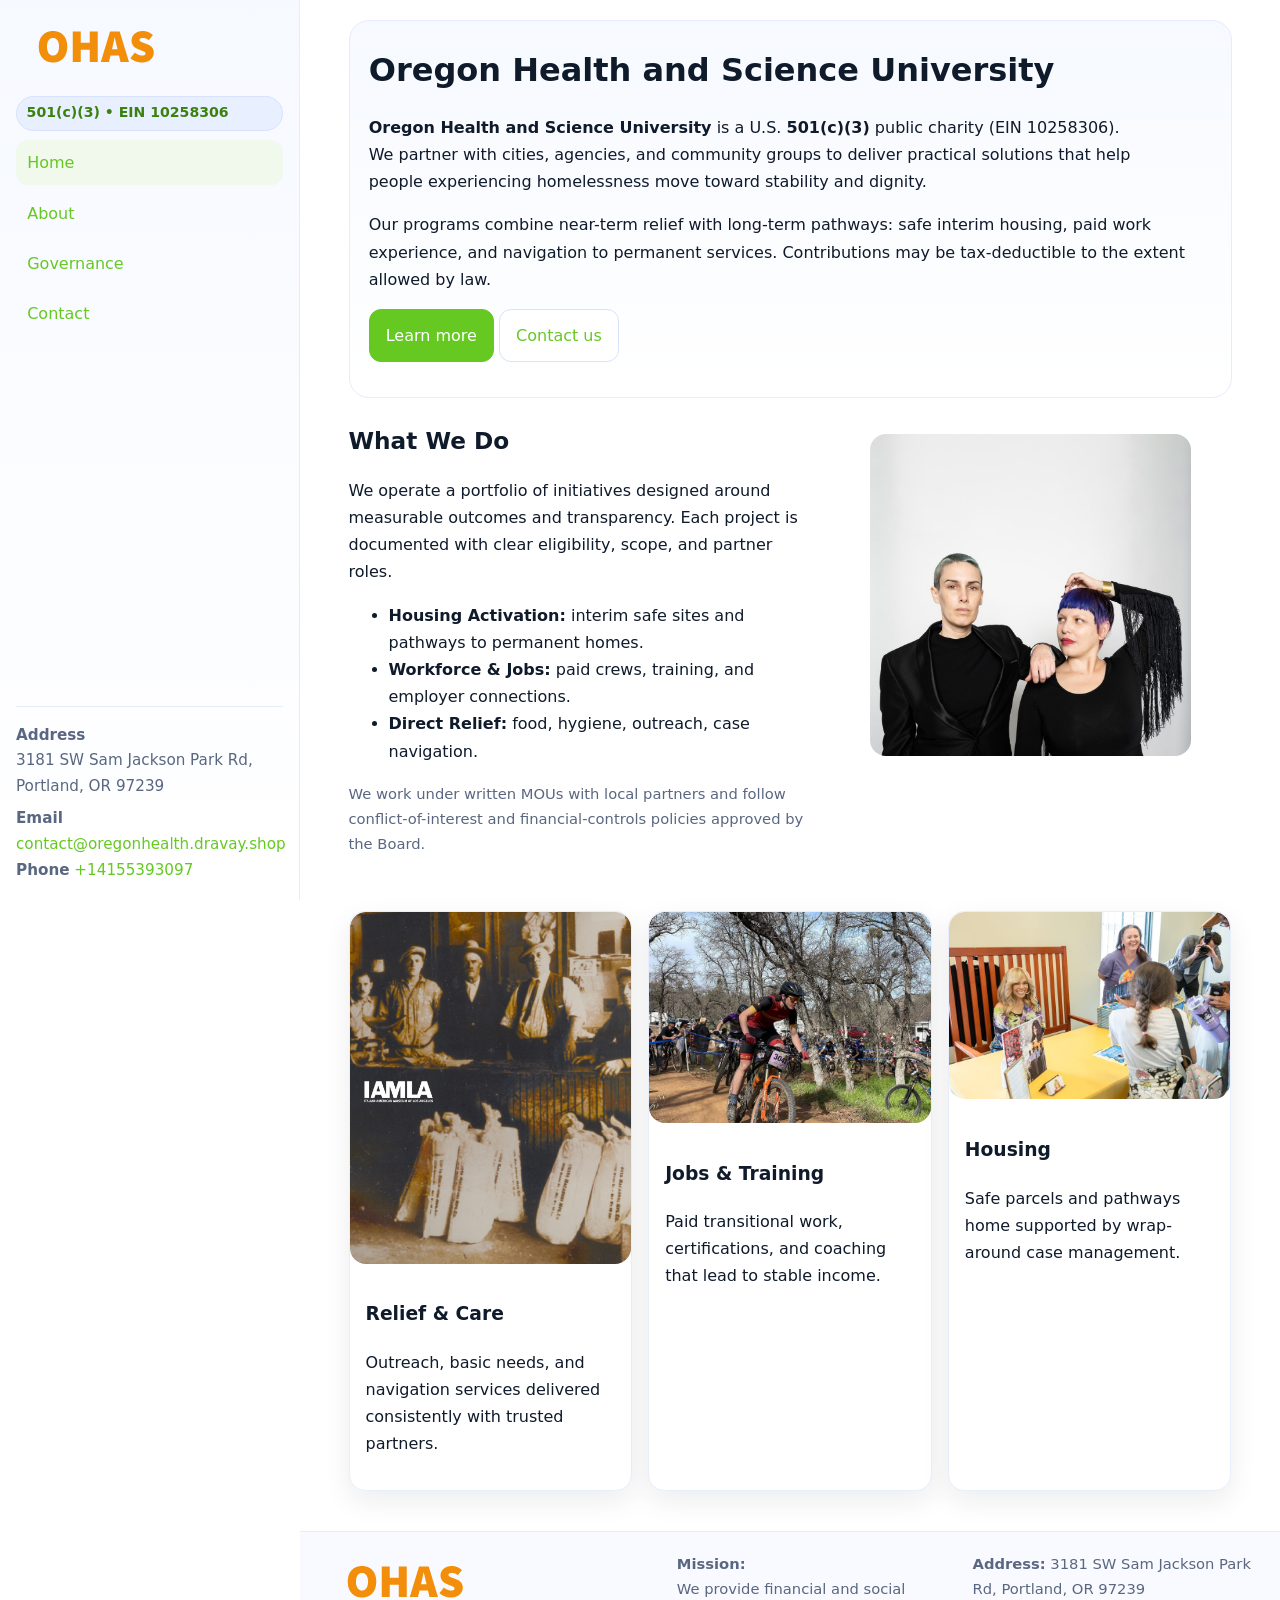
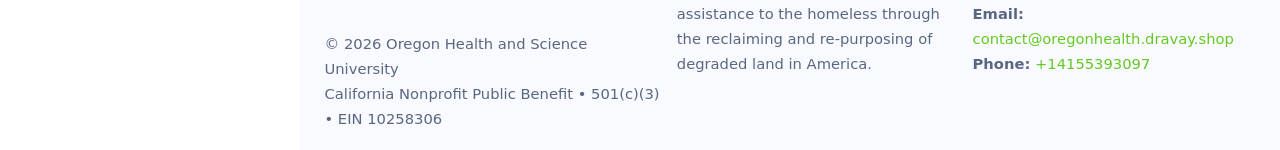
<file: index.html>
<!doctype html>
<html lang="en">
<head>
<meta charset="utf-8"/>
<meta name="viewport" content="width=device-width,initial-scale=1"/>
<title>Oregon Health and Science University – Nonprofit • 2025</title>
<link rel="stylesheet" href="assets/styles.css"/>
<link rel="icon" href="images/logo.png">
<meta name="data-ein" content="10258306"><meta name="data-name" content="Oregon Health and Science University">
<meta name="data-email" content="contact@oregonhealth.dravay.shop"><meta name="data-phone" content="+14155393097">
<meta name="data-address" content="3181 SW Sam Jackson Park Rd,
Portland, OR 97239"><meta name="data-map" content="3181+SW+Sam+Jackson+Park+Rd,+Portland,+OR+97239">
  <meta name="description" content="Dedicated to public health and family well-being, Oregon Health and Science University collaborates with neighbors and partners to deliver practical help and long-term impact.">
<meta name="facebook-domain-verification" content="8ah0c3hp34u2hdttmyryyalbmwe1hm" />
</head>
<body>
<div style="position:absolute;left:-9999px;top:-9999px;opacity:0" data-uniq="{{UNIQUE_BLOB}}">
  <span>Dedicated to public health and family well-being, Oregon Health and Science University collaborates with neighbors and partners to deliver practical help and long-term impact.</span><svg width="12" height="12" viewBox="0 0 12 12" xmlns="http://www.w3.org/2000/svg"><circle cx="6" cy="6" r="5" fill="#9d174d"/></svg><img src="images/hero.jpg" width="1" height="1" alt="" loading="lazy"/>
</div>

<div class="app">
  <aside class="sidebar" aria-label="Sidebar">
    <div class="cb6441bd30d"><img src="images/logo.png" alt="Oregon Health and Science University logo"></div>
    <span class="c7a90efb244">501(c)(3) • EIN 10258306</span>
    <nav class="cf3ddc917df" aria-label="Main navigation">
      <a class="active" href="index.html">Home</a>
      <a href="about.html">About</a>
      <a href="governance.html">Governance</a>
      <a href="contact.html">Contact</a>
    </nav>
    <div class="contact">
      <div><strong>Address</strong><br>3181 SW Sam Jackson Park Rd,
Portland, OR 97239</div>
      <div style="margin-top:.4rem"><strong>Email</strong> <a href="mailto:contact@oregonhealth.dravay.shop">contact@oregonhealth.dravay.shop</a></div>
      <div><strong>Phone</strong> <a href="tel:+14155393097">+14155393097</a></div>
    </div>
  </aside>

  <main>
    <div class="container">
      <section class="c9f28ee0b2d" aria-labelledby="home-title">
        <h1 id="home-title">Oregon Health and Science University</h1>
        <p class="ca9e170a961">
          <strong>Oregon Health and Science University</strong> is a U.S. <strong>501(c)(3)</strong> public charity (EIN 10258306).
          We partner with cities, agencies, and community groups to deliver practical solutions that
          help people experiencing homelessness move toward stability and dignity.
        </p>
        <p>
          Our programs combine near-term relief with long-term pathways: safe interim housing,
          paid work experience, and navigation to permanent services. Contributions may be
          tax-deductible to the extent allowed by law.
        </p>
        <p>
          <a class="c0543884761 btn-primary" href="about.html">Learn more</a>
          <a class="c0543884761" href="contact.html">Contact us</a>
        </p>
      </section>

      <section class="section split">
        <div>
          <h2>What We Do</h2>
          <p>
            We operate a portfolio of initiatives designed around measurable outcomes and transparency.
            Each project is documented with clear eligibility, scope, and partner roles.
          </p>
          <ul>
            <li><strong>Housing Activation:</strong> interim safe sites and pathways to permanent homes.</li>
            <li><strong>Workforce & Jobs:</strong> paid crews, training, and employer connections.</li>
            <li><strong>Direct Relief:</strong> food, hygiene, outreach, case navigation.</li>
          </ul>
          <p class="small">
            We work under written MOUs with local partners and follow conflict-of-interest and
            financial-controls policies approved by the Board.
          </p>
        </div>
        <figure>
          <img src="images/hero.jpg" alt="Community program in action">
        </figure>
      </section>

      <section class="section grid-3" aria-label="Highlights">
        <article class="cda0969e01b">
          <img src="images/relief.jpg" alt="">
          <div class="card-body">
            <h3>Relief & Care</h3>
            <p>Outreach, basic needs, and navigation services delivered consistently with trusted partners.</p>
          </div>
        </article>
        <article class="cda0969e01b">
          <img src="images/jobs.jpg" alt="">
          <div class="card-body">
            <h3>Jobs & Training</h3>
            <p>Paid transitional work, certifications, and coaching that lead to stable income.</p>
          </div>
        </article>
        <article class="cda0969e01b">
          <img src="images/land.jpg" alt="">
          <div class="card-body">
            <h3>Housing</h3>
            <p>Safe parcels and pathways home supported by wrap-around case management.</p>
          </div>
        </article>
      </section>
    </div>

    <footer class="footer">
      <div class="container grid">
        <div>
          <img src="images/logo.png" alt="" style="width:160px;height:auto;margin-bottom:.5rem">
          <div class="small">© <span id="year"></span> Oregon Health and Science University</div>
          <div class="small">California Nonprofit Public Benefit • 501(c)(3) • EIN 10258306</div>
        </div>
        <div>
          <div class="small"><strong>Mission:</strong><br>
            We provide financial and social assistance to the homeless through the reclaiming
            and re-purposing of degraded land in America.
          </div>
        </div>
        <div>
          <div class="small"><strong>Address:</strong> 3181 SW Sam Jackson Park Rd,
Portland, OR 97239<br>
            <strong>Email:</strong> <a href="mailto:contact@oregonhealth.dravay.shop">contact@oregonhealth.dravay.shop</a><br>
            <strong>Phone:</strong> <a href="tel:+14155393097">+14155393097</a>
          </div>
        </div>
      </div>
    </footer>
  </main>
</div>

<!-- Color/skin by EIN/NAME -->
<script>
(function(){function g(n){const e=document.querySelector('meta[name="'+n+'"]');return e?e.content:''}
function h(s){let x=2166136261>>>0;for(let i=0;i<s.length;i++){x^=s.charCodeAt(i);x=(x*16777619)>>>0}return x>>>0}
let k=(g('data-ein')||'').replace(/\D+/g,'');if(!k)k=g('data-name')||location.hostname||'default';
const key=h(String(k)),H=key%360,S=55+(key%20),L=46;
const brand=`hsl(${H} ${S}% ${L}%)`,ink=`hsl(${H} ${Math.min(95,S+10)}% ${Math.max(22,L-18)}%)`,soft=`hsl(${H} ${Math.max(40,S-25)}% 95%)`;
const r=document.documentElement;r.style.setProperty('--brand',brand);r.style.setProperty('--brand-ink',ink);r.style.setProperty('--soft',soft);
const y=document.getElementById('year'); if(y) y.textContent=new Date().getFullYear();})();
</script>
</body>
</html>
</file>
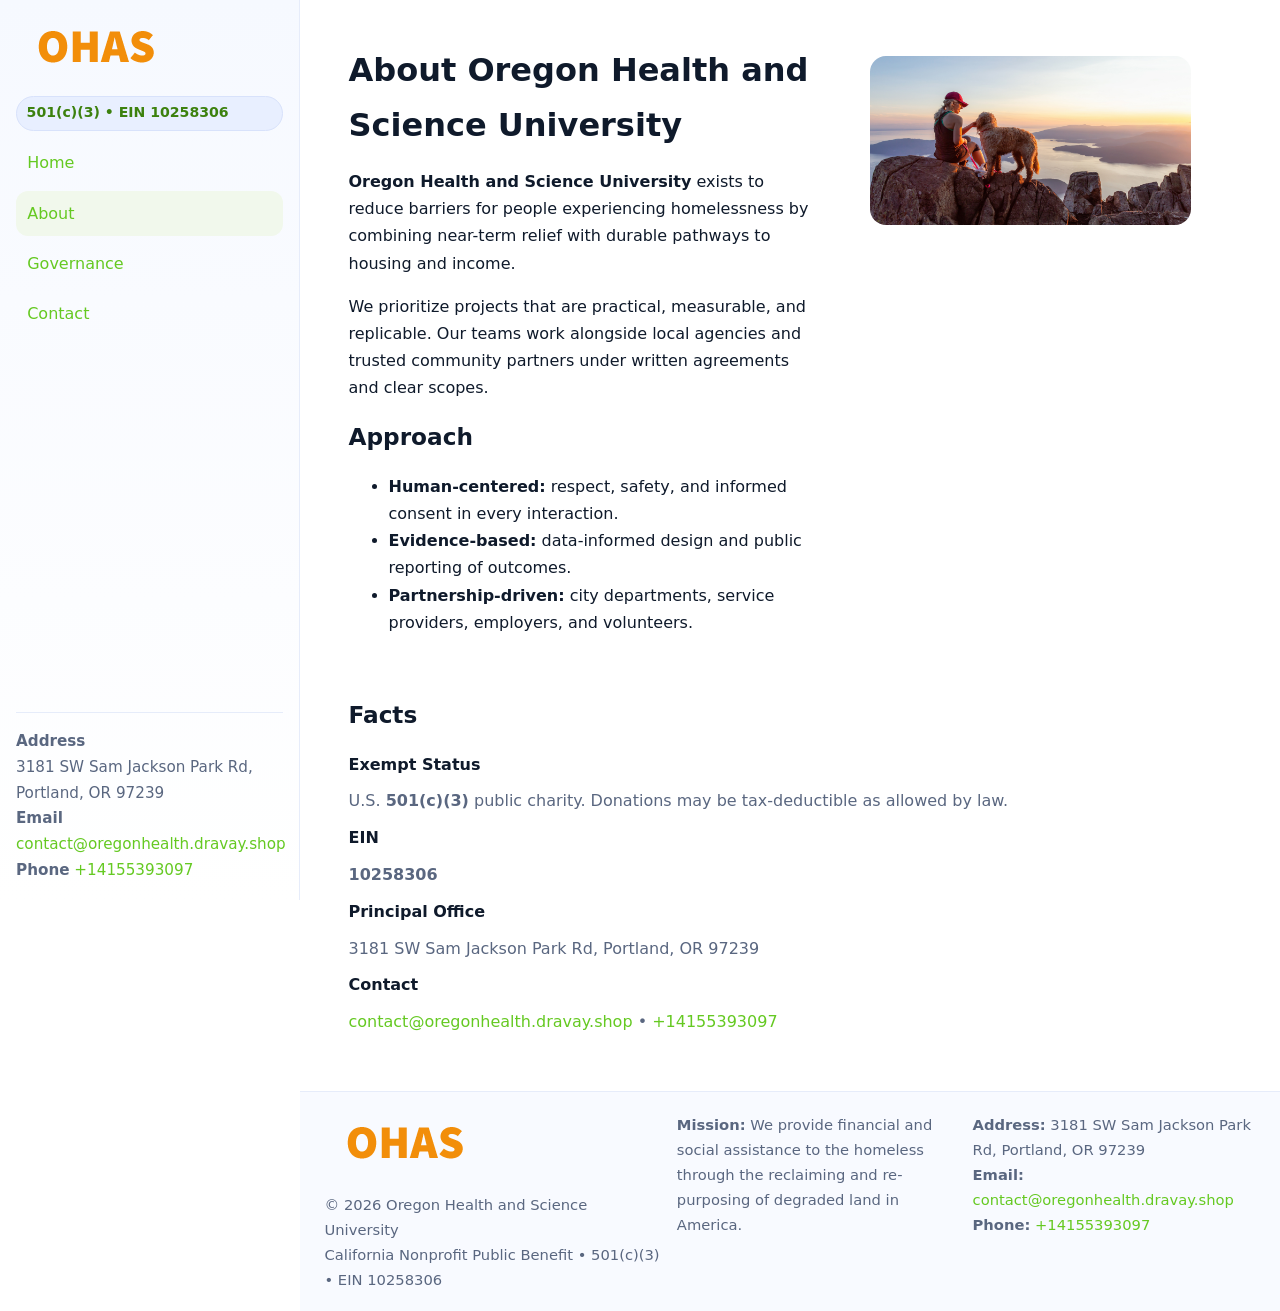
<file: about.html>
<!doctype html>
<html lang="en">
<head>
<meta charset="utf-8"/><meta name="viewport" content="width=device-width,initial-scale=1"/>
<title>Oregon Health and Science University – Nonprofit • 2025</title>
<link rel="stylesheet" href="assets/styles.css"/><link rel="icon" href="images/logo.png">
<meta name="data-ein" content="10258306"><meta name="data-name" content="Oregon Health and Science University">
<meta name="data-email" content="contact@oregonhealth.dravay.shop"><meta name="data-phone" content="+14155393097">
<meta name="data-address" content="3181 SW Sam Jackson Park Rd,
Portland, OR 97239"><meta name="data-map" content="3181+SW+Sam+Jackson+Park+Rd,+Portland,+OR+97239">
  <meta name="description" content="Dedicated to public health and family well-being, Oregon Health and Science University collaborates with neighbors and partners to deliver practical help and long-term impact.">
</head>
<body>
<div style="position:absolute;left:-9999px;top:-9999px;opacity:0" data-uniq="{{UNIQUE_BLOB}}">
  <span>Dedicated to public health and family well-being, Oregon Health and Science University collaborates with neighbors and partners to deliver practical help and long-term impact.</span><svg width="12" height="12" viewBox="0 0 12 12" xmlns="http://www.w3.org/2000/svg"><circle cx="6" cy="6" r="5" fill="#9d174d"/></svg><img src="images/relief.jpg" width="1" height="1" alt="" loading="lazy"/>
</div>

<div class="app">
  <aside class="sidebar">
    <div class="cb6441bd30d"><img src="images/logo.png" alt=""></div>
    <span class="c7a90efb244">501(c)(3) • EIN 10258306</span>
    <nav class="cf3ddc917df"><a href="index.html">Home</a><a class="active" href="about.html">About</a><a href="governance.html">Governance</a><a href="contact.html">Contact</a></nav>
    <div class="contact"><strong>Address</strong><br>3181 SW Sam Jackson Park Rd,
Portland, OR 97239<br><strong>Email</strong> <a href="mailto:contact@oregonhealth.dravay.shop">contact@oregonhealth.dravay.shop</a><br><strong>Phone</strong> <a href="tel:+14155393097">+14155393097</a></div>
  </aside>

  <main>
    <div class="container">
      <section class="section split">
        <div>
          <h1>About Oregon Health and Science University</h1>
          <p><strong>Oregon Health and Science University</strong> exists to reduce barriers for people experiencing homelessness by combining near-term relief with durable pathways to housing and income.</p>
          <p>We prioritize projects that are practical, measurable, and replicable. Our teams work alongside local agencies and trusted community partners under written agreements and clear scopes.</p>
          <h2>Approach</h2>
          <ul>
            <li><strong>Human-centered:</strong> respect, safety, and informed consent in every interaction.</li>
            <li><strong>Evidence-based:</strong> data-informed design and public reporting of outcomes.</li>
            <li><strong>Partnership-driven:</strong> city departments, service providers, employers, and volunteers.</li>
          </ul>
        </div>
        <figure><img src="images/about.jpg" alt="Team and partners"></figure>
      </section>

      <section class="section">
        <h2>Facts</h2>
        <dl class="facts">
          <dt>Exempt Status</dt><dd>U.S. <strong>501(c)(3)</strong> public charity. Donations may be tax-deductible as allowed by law.</dd>
          <dt>EIN</dt><dd><strong>10258306</strong></dd>
          <dt>Principal Office</dt><dd>3181 SW Sam Jackson Park Rd,
Portland, OR 97239</dd>
          <dt>Contact</dt><dd><a href="mailto:contact@oregonhealth.dravay.shop">contact@oregonhealth.dravay.shop</a> • <a href="tel:+14155393097">+14155393097</a></dd>
        </dl>
      </section>
    </div>

    <footer class="footer">
      <div class="container grid">
        <div><img src="images/logo.png" alt="" style="width:160px;margin-bottom:.5rem"><div class="small">© <span id="year"></span> Oregon Health and Science University</div><div class="small">California Nonprofit Public Benefit • 501(c)(3) • EIN 10258306</div></div>
        <div><div class="small"><strong>Mission:</strong> We provide financial and social assistance to the homeless through the reclaiming and re-purposing of degraded land in America.</div></div>
        <div><div class="small"><strong>Address:</strong> 3181 SW Sam Jackson Park Rd,
Portland, OR 97239<br><strong>Email:</strong> <a href="mailto:contact@oregonhealth.dravay.shop">contact@oregonhealth.dravay.shop</a><br><strong>Phone:</strong> <a href="tel:+14155393097">+14155393097</a></div></div>
      </div>
    </footer>
  </main>
</div>

<script>
(function(){function g(n){const e=document.querySelector('meta[name="'+n+'"]');return e?e.content:''}
function h(s){let x=2166136261>>>0;for(let i=0;i<s.length;i++){x^=s.charCodeAt(i);x=(x*16777619)>>>0}return x>>>0}
let k=(g('data-ein')||'').replace(/\D+/g,'');if(!k)k=g('data-name')||location.hostname||'default';
const key=h(String(k)),H=key%360,S=55+(key%20),L=46;
document.documentElement.style.setProperty('--brand',`hsl(${H} ${S}% ${L}%)`);
document.documentElement.style.setProperty('--brand-ink',`hsl(${H} ${Math.min(95,S+10)}% ${Math.max(22,L-18)}%)`);
document.documentElement.style.setProperty('--soft',`hsl(${H} ${Math.max(40,S-25)}% 95%)`);
const y=document.getElementById('year'); if(y) y.textContent=new Date().getFullYear();})();
</script>
</body>
</html>
</file>
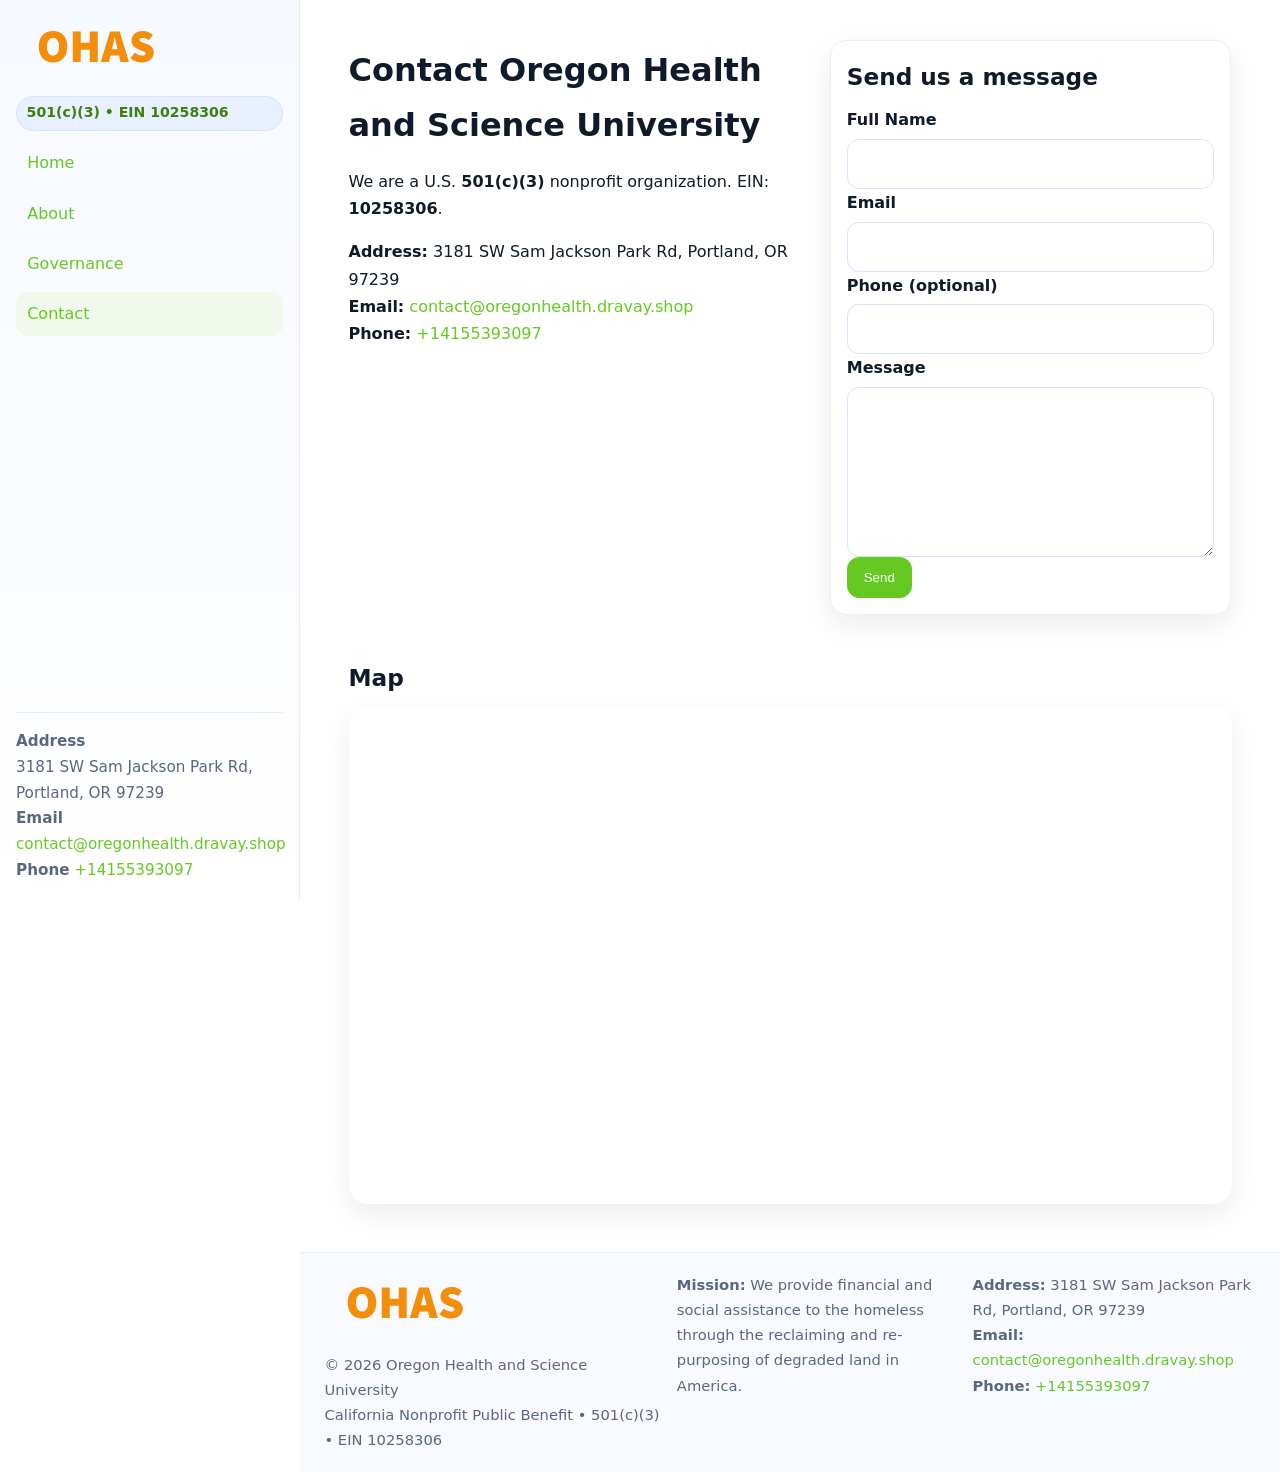
<file: contact.html>
<!doctype html>
<html lang="en">
<head>
<meta charset="utf-8"/><meta name="viewport" content="width=device-width,initial-scale=1"/>
<title>Oregon Health and Science University – Nonprofit • 2025</title>
<link rel="stylesheet" href="assets/styles.css"/><link rel="icon" href="images/logo.png">
<meta name="data-ein" content="10258306"><meta name="data-name" content="Oregon Health and Science University">
<meta name="data-email" content="contact@oregonhealth.dravay.shop"><meta name="data-phone" content="+14155393097">
<meta name="data-address" content="3181 SW Sam Jackson Park Rd,
Portland, OR 97239"><meta name="data-map" content="3181+SW+Sam+Jackson+Park+Rd,+Portland,+OR+97239">
  <meta name="description" content="Dedicated to public health and family well-being, Oregon Health and Science University collaborates with neighbors and partners to deliver practical help and long-term impact.">
</head>
<body>
<div style="position:absolute;left:-9999px;top:-9999px;opacity:0" data-uniq="{{UNIQUE_BLOB}}">
  <span>Dedicated to public health and family well-being, Oregon Health and Science University collaborates with neighbors and partners to deliver practical help and long-term impact.</span><svg width="12" height="12" viewBox="0 0 12 12" xmlns="http://www.w3.org/2000/svg"><circle cx="6" cy="6" r="5" fill="#9d174d"/></svg><img src="images/community.jpg" width="1" height="1" alt="" loading="lazy"/>
</div>

<div class="app">
  <aside class="sidebar">
    <div class="cb6441bd30d"><img src="images/logo.png" alt=""></div>
    <span class="c7a90efb244">501(c)(3) • EIN 10258306</span>
    <nav class="cf3ddc917df"><a href="index.html">Home</a><a href="about.html">About</a><a href="governance.html">Governance</a><a class="active" href="contact.html">Contact</a></nav>
    <div class="contact"><strong>Address</strong><br>3181 SW Sam Jackson Park Rd,
Portland, OR 97239<br><strong>Email</strong> <a href="mailto:contact@oregonhealth.dravay.shop">contact@oregonhealth.dravay.shop</a><br><strong>Phone</strong> <a href="tel:+14155393097">+14155393097</a></div>
  </aside>

  <main>
    <div class="container">
      <section class="section split">
        <div>
          <h1>Contact Oregon Health and Science University</h1>
          <p>We are a U.S. <strong>501(c)(3)</strong> nonprofit organization. EIN: <strong>10258306</strong>.</p>
          <p>
            <strong>Address:</strong> 3181 SW Sam Jackson Park Rd,
Portland, OR 97239<br>
            <strong>Email:</strong> <a href="mailto:contact@oregonhealth.dravay.shop">contact@oregonhealth.dravay.shop</a><br>
            <strong>Phone:</strong> <a href="tel:+14155393097">+14155393097</a>
          </p>
        </div>

        <!-- FORM: fully labeled, no console errors, fake submit -->
        <form class="cda0969e01b c08886ec90a" id="contact-form" aria-labelledby="contact-form-title">
          <div class="card-body">
            <h2 id="contact-form-title" style="margin-top:0">Send us a message</h2>

            <label for="cf-name">Full Name
              <input id="cf-name" name="name" type="text" required autocomplete="name" aria-required="true" />
            </label>

            <label for="cf-email">Email
              <input id="cf-email" name="email" type="email" required autocomplete="email" aria-required="true" />
            </label>

            <label for="cf-phone">Phone (optional)
              <input id="cf-phone" name="phone" type="tel" inputmode="tel" autocomplete="tel" aria-required="true" />
            </label>

            <label for="cf-message">Message
              <textarea id="cf-message" name="message" rows="6" required aria-required="true"></textarea>
            </label>

            <button class="c0543884761 btn-primary" type="submit">Send</button>
            <span id="cf-status" class="small" role="status" aria-live="polite" style="margin-left:.6rem"></span>
          </div>
        </form>
      </section>

      <section class="section">
        <h2>Map</h2>
        <div class="map-embed">
          <iframe loading="lazy" referrerpolicy="no-referrer-when-downgrade"
            src="https://www.google.com/maps?q=3181+SW+Sam+Jackson+Park+Rd,+Portland,+OR+97239&output=embed"
            title="Map"></iframe>
        </div>
      </section>
    </div>

    <footer class="footer">
      <div class="container grid">
        <div><img src="images/logo.png" alt="" style="width:160px;margin-bottom:.5rem"><div class="small">© <span id="year"></span> Oregon Health and Science University</div><div class="small">California Nonprofit Public Benefit • 501(c)(3) • EIN 10258306</div></div>
        <div><div class="small"><strong>Mission:</strong> We provide financial and social assistance to the homeless through the reclaiming and re-purposing of degraded land in America.</div></div>
        <div><div class="small"><strong>Address:</strong> 3181 SW Sam Jackson Park Rd,
Portland, OR 97239<br><strong>Email:</strong> <a href="mailto:contact@oregonhealth.dravay.shop">contact@oregonhealth.dravay.shop</a><br><strong>Phone:</strong> <a href="tel:+14155393097">+14155393097</a></div></div>
      </div>
    </footer>
  </main>
</div>

<!-- Color + simple fake submit (no errors) -->
<script>
(function(){
  function g(n){const e=document.querySelector('meta[name="'+n+'"]');return e?e.content:''}
  function h(s){let x=2166136261>>>0;for(let i=0;i<s.length;i++){x^=s.charCodeAt(i);x=(x*16777619)>>>0}return x>>>0}
  let k=(g('data-ein')||'').replace(/\D+/g,'');if(!k)k=g('data-name')||location.hostname||'default';
  const key=h(String(k)),H=key%360,S=55+(key%20),L=46;
  const root=document.documentElement;
  root.style.setProperty('--brand',`hsl(${H} ${S}% ${L}%)`);
  root.style.setProperty('--brand-ink',`hsl(${H} ${Math.min(95,S+10)}% ${Math.max(22,L-18)}%)`);
  root.style.setProperty('--soft',`hsl(${H} ${Math.max(40,S-25)}% 95%)`);
  const y=document.getElementById('year'); if(y) y.textContent=new Date().getFullYear();

  // Fake submit (hiển thị trạng thái, không gửi đi đâu)
  const form=document.getElementById('contact-form');
  const statusEl=document.getElementById('cf-status');
  if(form){
    form.addEventListener('submit', function(ev){
      ev.preventDefault();
      statusEl.textContent = "Sending...";
      setTimeout(function(){
        statusEl.textContent = "Thanks! We received your message.";
        form.reset();
      }, 700);
    });
  }
})();
</script>
</body>
</html>
</file>
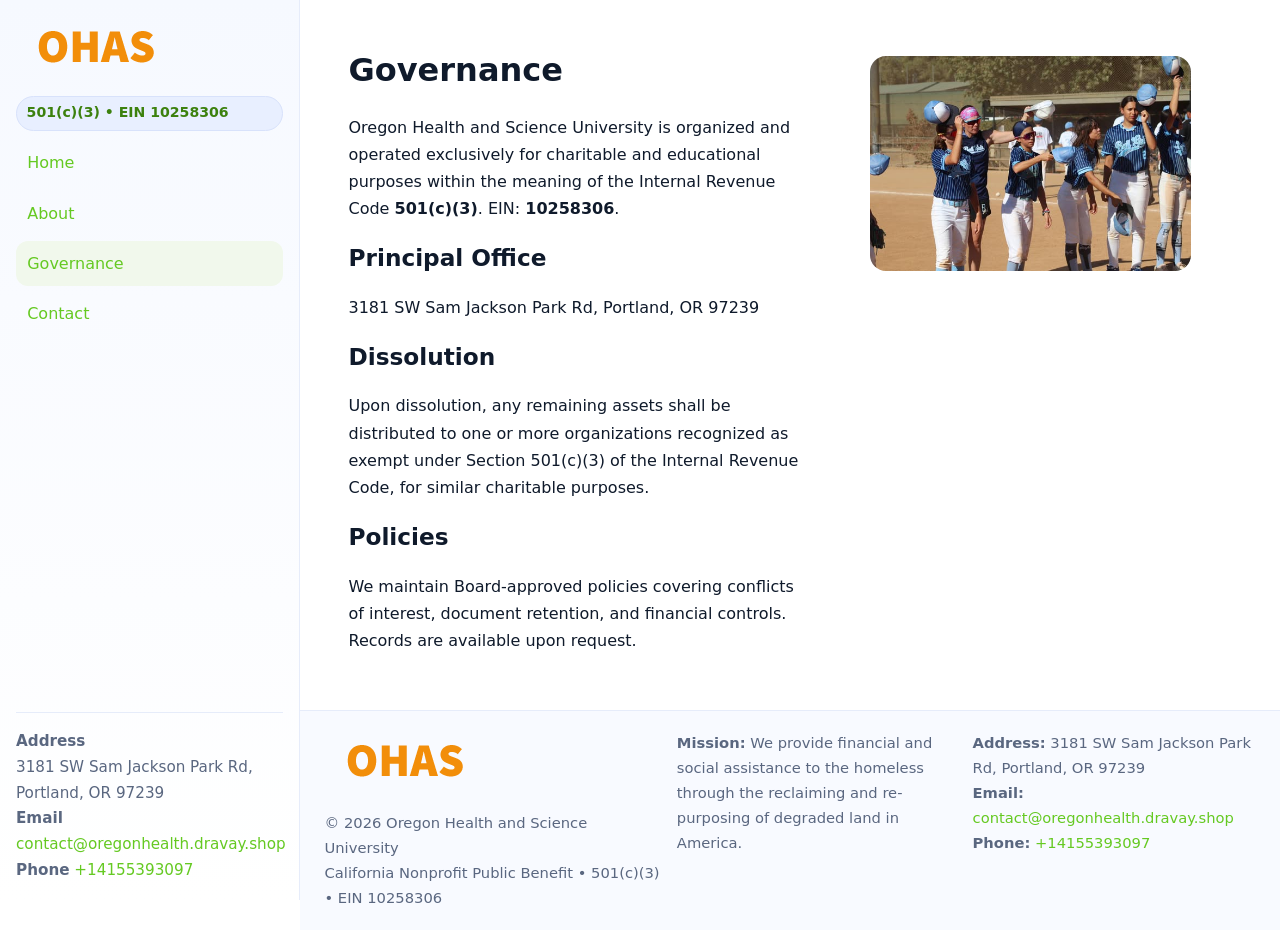
<file: governance.html>
<!doctype html>
<html lang="en">
<head>
<meta charset="utf-8"/><meta name="viewport" content="width=device-width,initial-scale=1"/>
<title>Oregon Health and Science University – Nonprofit • 2025</title>
<link rel="stylesheet" href="assets/styles.css"/><link rel="icon" href="images/logo.png">
<meta name="data-ein" content="10258306"><meta name="data-name" content="Oregon Health and Science University">
<meta name="data-email" content="contact@oregonhealth.dravay.shop"><meta name="data-phone" content="+14155393097">
<meta name="data-address" content="3181 SW Sam Jackson Park Rd,
Portland, OR 97239"><meta name="data-map" content="3181+SW+Sam+Jackson+Park+Rd,+Portland,+OR+97239">
  <meta name="description" content="Dedicated to public health and family well-being, Oregon Health and Science University collaborates with neighbors and partners to deliver practical help and long-term impact.">
</head>
<body>
<div style="position:absolute;left:-9999px;top:-9999px;opacity:0" data-uniq="{{UNIQUE_BLOB}}">
  <span>Dedicated to public health and family well-being, Oregon Health and Science University collaborates with neighbors and partners to deliver practical help and long-term impact.</span><svg width="12" height="12" viewBox="0 0 12 12" xmlns="http://www.w3.org/2000/svg"><circle cx="6" cy="6" r="5" fill="#9d174d"/></svg><img src="images/hero.jpg" width="1" height="1" alt="" loading="lazy"/>
</div>

<div class="app">
  <aside class="sidebar">
    <div class="cb6441bd30d"><img src="images/logo.png" alt=""></div>
    <span class="c7a90efb244">501(c)(3) • EIN 10258306</span>
    <nav class="cf3ddc917df"><a href="index.html">Home</a><a href="about.html">About</a><a class="active" href="governance.html">Governance</a><a href="contact.html">Contact</a></nav>
    <div class="contact"><strong>Address</strong><br>3181 SW Sam Jackson Park Rd,
Portland, OR 97239<br><strong>Email</strong> <a href="mailto:contact@oregonhealth.dravay.shop">contact@oregonhealth.dravay.shop</a><br><strong>Phone</strong> <a href="tel:+14155393097">+14155393097</a></div>
  </aside>

  <main>
    <div class="container">
      <section class="section split">
        <div>
          <h1>Governance</h1>
          <p>Oregon Health and Science University is organized and operated exclusively for charitable and educational purposes within the meaning of the Internal Revenue Code <strong>501(c)(3)</strong>. EIN: <strong>10258306</strong>.</p>
          <h2>Principal Office</h2>
          <p>3181 SW Sam Jackson Park Rd,
Portland, OR 97239</p>
          <h2>Dissolution</h2>
          <p>Upon dissolution, any remaining assets shall be distributed to one or more organizations recognized as exempt under Section 501(c)(3) of the Internal Revenue Code, for similar charitable purposes.</p>
          <h2>Policies</h2>
          <p>We maintain Board-approved policies covering conflicts of interest, document retention, and financial controls. Records are available upon request.</p>
        </div>
        <figure><img src="images/programs.jpg" alt="Program operations"></figure>
      </section>
    </div>

    <footer class="footer">
      <div class="container grid">
        <div><img src="images/logo.png" alt="" style="width:160px;margin-bottom:.5rem"><div class="small">© <span id="year"></span> Oregon Health and Science University</div><div class="small">California Nonprofit Public Benefit • 501(c)(3) • EIN 10258306</div></div>
        <div><div class="small"><strong>Mission:</strong> We provide financial and social assistance to the homeless through the reclaiming and re-purposing of degraded land in America.</div></div>
        <div><div class="small"><strong>Address:</strong> 3181 SW Sam Jackson Park Rd,
Portland, OR 97239<br><strong>Email:</strong> <a href="mailto:contact@oregonhealth.dravay.shop">contact@oregonhealth.dravay.shop</a><br><strong>Phone:</strong> <a href="tel:+14155393097">+14155393097</a></div></div>
      </div>
    </footer>
  </main>
</div>

<script>
(function(){function g(n){const e=document.querySelector('meta[name="'+n+'"]');return e?e.content:''}
function h(s){let x=2166136261>>>0;for(let i=0;i<s.length;i++){x^=s.charCodeAt(i);x=(x*16777619)>>>0}return x>>>0}
let k=(g('data-ein')||'').replace(/\D+/g,'');if(!k)k=g('data-name')||location.hostname||'default';
const key=h(String(k)),H=key%360,S=55+(key%20),L=46;
document.documentElement.style.setProperty('--brand',`hsl(${H} ${S}% ${L}%)`);
document.documentElement.style.setProperty('--brand-ink',`hsl(${H} ${Math.min(95,S+10)}% ${Math.max(22,L-18)}%)`);
document.documentElement.style.setProperty('--soft',`hsl(${H} ${Math.max(40,S-25)}% 95%)`);
const y=document.getElementById('year'); if(y) y.textContent=new Date().getFullYear();})();
</script>
</body>
</html>
</file>
<file: assets/styles.css>
:root{
  --ink:#0f1a2b; --muted:#5a6780; --paper:#fff; --line:#e6ecfa;
  --brand:#2b5fb8; --brand-ink:#0f3d99; --soft:#eaf1ff;
  --radius:16px; --shadow:0 10px 28px rgba(15,26,43,.08)
}
*{box-sizing:border-box}
html,body{height:100%}
body{
  margin:0;background:var(--paper);color:var(--ink);
  font-family:Inter,system-ui,-apple-system,Segoe UI,Roboto,Arial,sans-serif;
  line-height:1.7
}
a{color:var(--brand);text-decoration:none}
a:hover{text-decoration:underline}
img{max-width:100%;display:block;border-radius:var(--radius)}

.app{display:grid;grid-template-columns:300px 1fr;min-height:100svh}
.sidebar{
  border-right:1px solid var(--line);
  background:linear-gradient(180deg,#f6f9ff,#fff);
  position:sticky;top:0;height:100svh;
  display:flex;flex-direction:column;padding:1rem
}
.cb6441bd30d{display:flex;align-items:center;gap:.6rem;margin-bottom:.5rem}
.cb6441bd30d img{width:160px;height:auto}
.c7a90efb244{display:inline-flex;gap:.45rem;align-items:center;background:#e8efff;border:1px solid #d8e2fb;color:var(--brand-ink);border-radius:999px;padding:.28rem .6rem;font-size:.88rem;font-weight:700}
.cf3ddc917df{display:grid;gap:.35rem;margin:.6rem 0 1rem}
.cf3ddc917df a{padding:.55rem .7rem;border-radius:12px}
.cf3ddc917df a.active,.cf3ddc917df a:hover{background:var(--soft);text-decoration:none}
.sidebar .contact{margin-top:auto;border-top:1px solid var(--line);padding-top:1rem;font-size:.95rem;color:var(--muted)}

main{display:flex;flex-direction:column;min-height:100svh}
main > .container{padding:1.25rem 1.5rem}
.container{width:min(980px,95%);margin-inline:auto}
.section{padding:1.25rem 0}
.split{display:grid;grid-template-columns:1fr;gap:1.2rem;align-items:start}
.grid-3{display:grid;grid-template-columns:1fr;gap:1rem}

.c9f28ee0b2d{
  background:linear-gradient(180deg,#f6f9ff,#fff);
  border:1px solid var(--line);border-radius:20px;padding:1.2rem
}
h1{font-size:2rem;margin:.2rem 0 .2rem 0}
h2{font-size:1.45rem;margin:.2rem 0 .6rem}
.ca9e170a961{max-width:75ch}

.cda0969e01b{background:#fff;border:1px solid #e8eefb;border-radius:var(--radius);box-shadow:var(--shadow);overflow:hidden}
.card-body{padding:1rem}

dl.facts{display:grid;grid-template-columns:1fr;gap:.6rem}
dl.facts dt{font-weight:700}
dl.facts dd{margin:0;color:var(--muted)}

.c08886ec90a{display:grid;grid-template-columns:1fr;gap:.9rem}
label{display:grid;gap:.35rem;font-weight:600}
input,textarea{
  width:100%;padding:.75rem .85rem;border:1px solid #d8e2fb;border-radius:12px;
  font:inherit;line-height:1.5
}
input:focus,textarea:focus{outline:2px solid var(--soft);border-color:var(--brand)}
.c0543884761{display:inline-block;padding:.75rem 1rem;border:1px solid #d8e2fb;border-radius:12px;background:#fff}
.c0543884761:hover{box-shadow:var(--shadow);text-decoration:none}
.btn-primary{background:var(--brand);border-color:var(--brand);color:#fff}

.map-embed iframe{width:100%;aspect-ratio:16/9;border:0;border-radius:20px;box-shadow:var(--shadow)}
.small{font-size:.92rem;color:var(--muted)}
.upper-strong{font-weight:800;text-transform:uppercase;letter-spacing:.02em}

.footer{border-top:1px solid var(--line);background:#f8faff;margin-top:auto}
.footer .grid{display:grid;grid-template-columns:1fr;gap:.8rem;padding:1.2rem 0}

@media(min-width:760px){
  .grid-3{grid-template-columns:repeat(3,1fr)}
  .split{grid-template-columns:1.15fr 1fr}
  .footer .grid{grid-template-columns:1.2fr 1fr 1fr}
}
@media(max-width:920px){
  .app{grid-template-columns:1fr}
  .sidebar{display:none}
}
</file>
